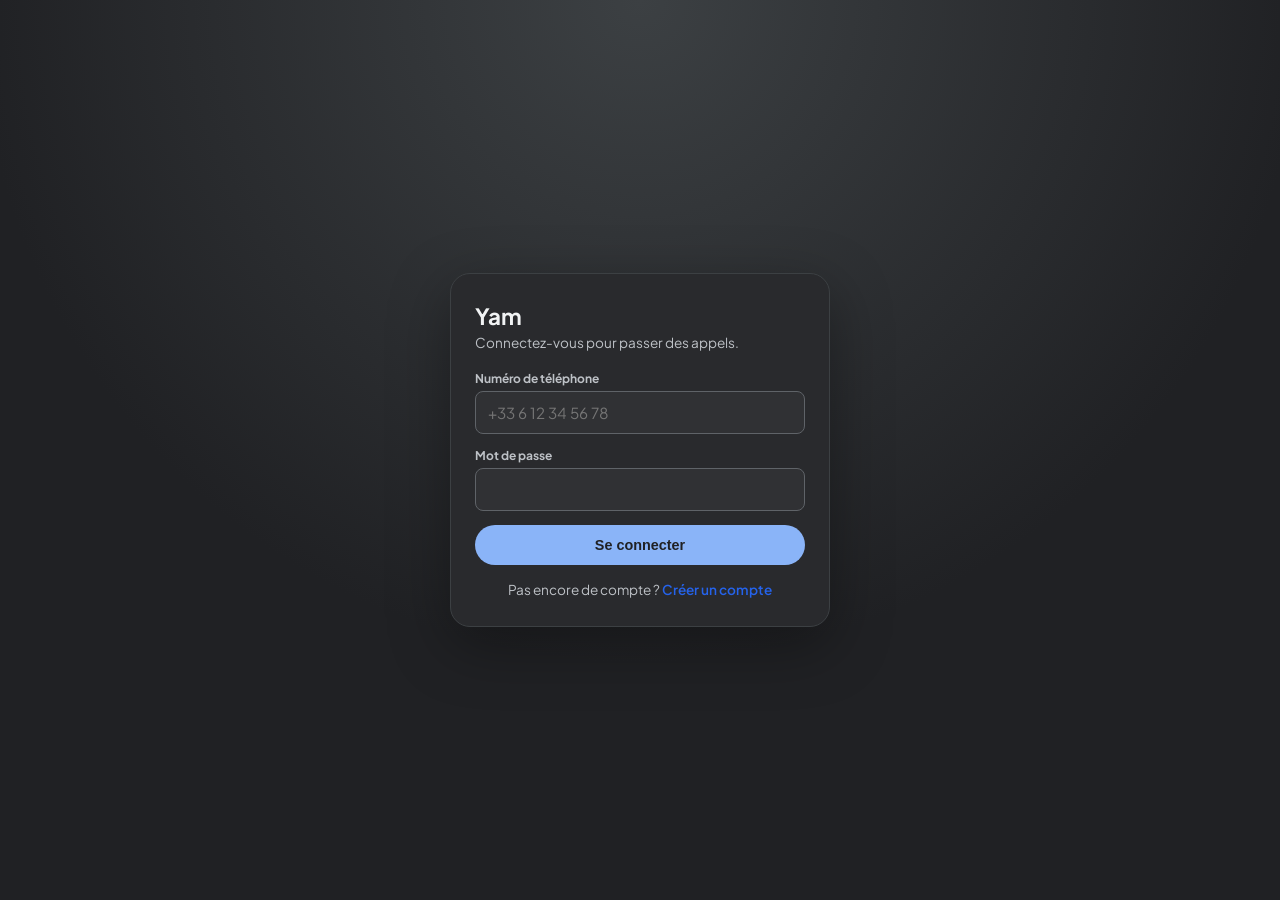
<file: index.html>
<!DOCTYPE html>
<html lang="fr">
<head>
  <meta charset="UTF-8">
  <meta name="viewport" content="width=device-width, initial-scale=1.0">
  <title>Yam — Appels Audio WebRTC</title>
  <link rel="icon" type="image/x-icon" href="favicon.ico">
  <link rel="icon" type="image/png" sizes="32x32" href="icons/favicon-32x32.png">
  <link rel="icon" type="image/png" sizes="16x16" href="icons/favicon-16x16.png">
  <link rel="apple-touch-icon" sizes="180x180" href="icons/apple-touch-icon.png">
  <link rel="manifest" href="manifest.json">
  <meta name="theme-color" content="#2563EB">
  <link rel="preconnect" href="https://fonts.googleapis.com">
  <link rel="preconnect" href="https://fonts.gstatic.com" crossorigin>
  <link href="https://fonts.googleapis.com/css2?family=Plus+Jakarta+Sans:wght@400;500;600;700&family=JetBrains+Mono:wght@400;500;600&display=swap" rel="stylesheet">
  <style>
    :root {
      --bg-page: #EEF0F3;
      --bg-surface: #FFFFFF;
      --border: #E5E5E5;
      --text-main: #171717;
      --text-muted: #8A8A8A;
      --accent: #2563EB;
      --accent-soft: #EFF4FE;
      --danger: #B91C1C;
      --accept: #16A34A;
      --card-top: #2A2A3A;
      --card-bottom: #16161F;
      --avatar-bg: #3A3A4A;
      --radius-sm: 8px;
      --radius-md: 16px;
      --radius-lg: 20px;
      --font-ui: 'Plus Jakarta Sans', system-ui, -apple-system, sans-serif;
      --font-mono: 'JetBrains Mono', monospace;
    }

    * { box-sizing: border-box; margin: 0; padding: 0; }
    body {
      font-family: var(--font-ui);
      background-color: var(--bg-page);
      color: var(--text-main);
      min-height: 100vh;
      display: flex;
      justify-content: center;
      align-items: stretch;
      -webkit-font-smoothing: antialiased;
    }

    .app-container {
      width: 100%;
      max-width: 480px;
      min-height: 100vh;
      background: var(--bg-page);
      display: flex;
      flex-direction: column;
      position: relative;
      box-shadow: 0 0 40px rgba(0,0,0,0.06);
    }

    /* Header */
    header {
      padding: 16px 20px;
      display: flex;
      align-items: center;
      justify-content: space-between;
      background: var(--bg-page);
    }
    .brand {
      font-size: 1.25rem;
      font-weight: 700;
      color: var(--text-main);
    }
    .header-right {
      display: flex;
      align-items: center;
      gap: 10px;
    }
    .status-badge {
      display: inline-flex;
      align-items: center;
      gap: 6px;
      padding: 6px 12px;
      background: var(--bg-surface);
      border: 1px solid var(--border);
      border-radius: 999px;
      font-size: 0.75rem;
      font-weight: 500;
      color: var(--text-muted);
    }
    .status-dot {
      width: 7px;
      height: 7px;
      border-radius: 50%;
      background: var(--text-muted);
    }
    .status-dot.connected { background: var(--accent); }
    .status-dot.disconnected { background: var(--danger); }
    .status-dot.connecting { background: #F59E0B; }

    .btn-icon {
      background: transparent;
      border: none;
      color: var(--text-muted);
      cursor: pointer;
      padding: 6px;
      border-radius: 50%;
      display: flex;
      align-items: center;
      justify-content: center;
      transition: background 0.15s ease;
    }
    .btn-icon:hover { background: rgba(0,0,0,0.05); }

    /* Content & Tabs */
    .content-area {
      flex: 1;
      padding: 16px 20px 90px;
      overflow-y: auto;
    }
    .tab-pane { display: none; }
    .tab-pane.active { display: block; }

    .section-title {
      font-size: 0.7rem;
      font-weight: 700;
      letter-spacing: 0.08em;
      color: var(--text-muted);
      margin-bottom: 8px;
      text-transform: uppercase;
    }

    .card {
      background: var(--bg-surface);
      border: 1px solid var(--border);
      border-radius: var(--radius-sm);
      padding: 14px 16px;
      margin-bottom: 24px;
    }

    .id-row {
      display: flex;
      align-items: center;
      justify-content: space-between;
      gap: 12px;
    }
    .device-id {
      font-family: var(--font-mono);
      font-size: 0.95rem;
      font-weight: 600;
      color: var(--text-main);
      user-select: all;
    }
    .device-name {
      font-size: 0.8rem;
      color: var(--text-muted);
      margin-top: 3px;
    }

    .form-group { margin-bottom: 12px; }
    input[type="text"] {
      width: 100%;
      padding: 12px 14px;
      background: var(--bg-surface);
      border: 1px solid var(--border);
      border-radius: var(--radius-sm);
      font-family: var(--font-ui);
      font-size: 0.9rem;
      color: var(--text-main);
      outline: none;
      transition: border-color 0.15s ease;
    }
    input[type="text"].mono { font-family: var(--font-mono); font-size: 0.95rem; }
    input[type="text"]:focus { border-color: var(--accent); }

    .btn-primary {
      width: 100%;
      padding: 12px 16px;
      background: var(--text-main);
      color: #fff;
      border: none;
      border-radius: var(--radius-sm);
      font-weight: 600;
      font-size: 0.9rem;
      cursor: pointer;
      display: flex;
      align-items: center;
      justify-content: center;
      gap: 8px;
      transition: opacity 0.15s ease;
    }
    .btn-primary:hover { opacity: 0.9; }

    .btn-apk {
      background: var(--accent-soft);
      color: var(--accent);
      border: 1px solid rgba(37,99,235,0.2);
      border-radius: var(--radius-sm);
      padding: 14px;
      text-decoration: none;
      display: flex;
      align-items: center;
      gap: 12px;
      margin-top: 10px;
      transition: all 0.15s ease;
    }
    .btn-apk:hover { background: #E0ECFF; }

    /* Contacts & History items */
    .item-list { list-style: none; display: flex; flex-direction: column; gap: 10px; }
    .item-card {
      background: var(--bg-surface);
      border: 1px solid var(--border);
      border-radius: var(--radius-md);
      padding: 12px 16px;
      display: flex;
      align-items: center;
      justify-content: space-between;
    }
    .item-info { display: flex; flex-direction: column; gap: 3px; }
    .item-name { font-weight: 600; font-size: 0.95rem; }
    .item-sub { font-family: var(--font-mono); font-size: 0.78rem; color: var(--text-muted); }
    .item-actions { display: flex; align-items: center; gap: 6px; }

    .tag-missed {
      background: rgba(185, 28, 28, 0.1);
      color: var(--danger);
      font-size: 0.65rem;
      font-weight: 700;
      padding: 2px 6px;
      border-radius: 999px;
      margin-left: 6px;
    }

    /* Bottom Navigation Bar */
    nav.bottom-nav {
      position: fixed;
      bottom: 0;
      width: 100%;
      max-width: 480px;
      height: 68px;
      background: var(--bg-surface);
      border-top: 1px solid var(--border);
      display: flex;
      justify-content: space-around;
      align-items: center;
      z-index: 10;
    }
    .nav-item {
      flex: 1;
      display: flex;
      flex-direction: column;
      align-items: center;
      justify-content: center;
      gap: 4px;
      color: var(--text-muted);
      text-decoration: none;
      font-size: 0.75rem;
      font-weight: 500;
      cursor: pointer;
      border: none;
      background: transparent;
    }
    .nav-item.active { color: var(--accent); font-weight: 600; }
    .nav-item svg { width: 22px; height: 22px; stroke: currentColor; fill: none; }

    /* Fullscreen Call Overlays */
    .call-overlay {
      position: fixed;
      inset: 0;
      z-index: 100;
      background: radial-gradient(circle at 50% 25%, var(--card-top), var(--card-bottom));
      color: #fff;
      display: none;
      flex-direction: column;
      align-items: center;
      justify-content: center;
      padding: 30px 20px;
      text-align: center;
    }
    .call-overlay.active { display: flex; }

    .pulse-container {
      position: relative;
      width: 180px;
      height: 180px;
      display: flex;
      align-items: center;
      justify-content: center;
      margin: 24px 0;
    }
    .pulse-ring {
      position: absolute;
      width: 104px;
      height: 104px;
      border-radius: 50%;
      border: 2px solid rgba(37, 99, 235, 0.6);
      animation: pulseAnimation 2.4s ease-out infinite;
    }
    .pulse-ring:nth-child(2) { animation-delay: 0.6s; }
    .pulse-ring:nth-child(3) { animation-delay: 1.2s; }
    @keyframes pulseAnimation {
      0% { transform: scale(0.85); opacity: 0.8; }
      100% { transform: scale(1.9); opacity: 0; }
    }

    .avatar-circle {
      width: 104px;
      height: 104px;
      border-radius: 50%;
      background: var(--avatar-bg);
      display: flex;
      align-items: center;
      justify-content: center;
      font-size: 2.2rem;
      font-weight: 700;
      color: #fff;
      z-index: 2;
    }

    .call-title {
      font-size: 0.72rem;
      font-weight: 700;
      letter-spacing: 0.12em;
      color: rgba(255,255,255,0.6);
      text-transform: uppercase;
    }
    .call-peer-name {
      font-size: 1.35rem;
      font-weight: 700;
      margin-top: 12px;
    }
    .call-peer-id {
      font-family: var(--font-mono);
      font-size: 0.85rem;
      color: rgba(255,255,255,0.5);
      margin-top: 4px;
    }
    .call-timer {
      font-family: var(--font-mono);
      font-size: 1.8rem;
      font-weight: 600;
      margin: 16px 0 24px;
      color: #fff;
    }
    .call-solde {
      font-family: var(--font-mono);
      font-size: 0.85rem;
      font-weight: 600;
      color: rgba(255,255,255,0.85);
      background: rgba(255,255,255,0.1);
      padding: 6px 14px;
      border-radius: 999px;
      margin-top: -14px;
      margin-bottom: 10px;
    }

    .call-buttons-row {
      display: flex;
      align-items: center;
      justify-content: center;
      gap: 36px;
      margin-top: 36px;
    }
    .btn-circle {
      width: 60px;
      height: 60px;
      border-radius: 50%;
      border: none;
      display: flex;
      align-items: center;
      justify-content: center;
      cursor: pointer;
      transition: transform 0.1s ease;
      color: #fff;
    }
    .btn-circle:active { transform: scale(0.92); }
    .btn-circle.accept { background: var(--accept); box-shadow: 0 0 20px rgba(22,163,74,0.4); }
    .btn-circle.hangup { background: var(--danger); box-shadow: 0 0 20px rgba(185,28,28,0.4); }
    .btn-circle.control {
      width: 48px;
      height: 48px;
      background: rgba(255,255,255,0.12);
      border-radius: 50%;
    }
    .btn-circle.control.muted { background: var(--danger); }

    /* ── Mode vidéo (appel actif) ─────────────────────── */
    .video-container {
      position: absolute;
      inset: 0;
      background: #000;
      display: none;
      overflow: hidden;
    }
    body.video-mode .video-container { display: block; }
    body.video-mode .call-title,
    body.video-mode .call-timer,
    body.video-mode .avatar-circle,
    body.video-mode .call-peer-name,
    body.video-mode .call-peer-id { display: none; }

    #remote-video {
      width: 100%;
      height: 100%;
      object-fit: cover;
      background: #000;
    }
    #local-video {
      position: absolute;
      top: 16px;
      right: 16px;
      width: 120px;
      height: 160px;
      object-fit: cover;
      border-radius: 12px;
      border: 2px solid rgba(255,255,255,0.3);
      background: #222;
      z-index: 5;
      display: none;
    }

    /* Modal settings */
    .modal {
      position: fixed;
      inset: 0;
      background: rgba(0,0,0,0.5);
      display: none;
      align-items: center;
      justify-content: center;
      padding: 20px;
      z-index: 200;
    }
    .modal.active { display: flex; }
    .modal-box {
      background: #fff;
      border-radius: var(--radius-md);
      padding: 24px;
      width: 100%;
      max-width: 380px;
      display: flex;
      flex-direction: column;
      gap: 16px;
    }
    .modal-actions {
      display: flex;
      justify-content: flex-end;
      gap: 10px;
      margin-top: 8px;
    }
    .btn-text {
      background: transparent;
      border: none;
      padding: 8px 14px;
      font-weight: 600;
      color: var(--text-muted);
      cursor: pointer;
    }

    /* ── Écran d'authentification ─────────────────────── */
    #auth-screen {
      position: fixed;
      inset: 0;
      z-index: 300;
      background: var(--bg-page);
      display: flex;
      align-items: center;
      justify-content: center;
      padding: 20px;
    }
    #auth-screen.hidden { display: none; }
    .auth-box {
      width: 100%;
      max-width: 380px;
      background: var(--bg-surface);
      border: 1px solid var(--border);
      border-radius: var(--radius-lg);
      padding: 28px 24px;
      box-shadow: 0 10px 40px rgba(0,0,0,0.08);
    }
    .auth-box h1 {
      font-size: 1.4rem;
      font-weight: 700;
      margin-bottom: 4px;
    }
    .auth-box .auth-sub {
      font-size: 0.85rem;
      color: var(--text-muted);
      margin-bottom: 20px;
    }
    .auth-box .field { margin-bottom: 14px; }
    .auth-box label {
      display: block;
      font-size: 0.75rem;
      font-weight: 700;
      color: var(--text-muted);
      margin-bottom: 5px;
    }
    .auth-box input {
      width: 100%;
      padding: 11px 12px;
      border: 1px solid var(--border);
      border-radius: var(--radius-sm);
      font-size: 0.95rem;
      font-family: var(--font-ui);
    }
    .auth-box input:focus { outline: none; border-color: var(--accent); }
    .auth-box .btn-primary { width: 100%; margin-top: 6px; }
    .auth-error {
      display: none;
      background: #FEF2F2;
      color: var(--danger);
      border: 1px solid #FECACA;
      border-radius: var(--radius-sm);
      padding: 10px 12px;
      font-size: 0.82rem;
      margin-bottom: 14px;
    }
    .auth-error.visible { display: block; }
    .auth-toggle {
      text-align: center;
      margin-top: 16px;
      font-size: 0.85rem;
      color: var(--text-muted);
    }
    .auth-toggle a { color: var(--accent); font-weight: 600; cursor: pointer; }
    .btn-logout {
      background: transparent;
      border: 1px solid var(--border);
      color: var(--text-muted);
      border-radius: 999px;
      padding: 6px 12px;
      font-size: 0.75rem;
      font-weight: 600;
      cursor: pointer;
    }
    .btn-logout:hover { background: rgba(0,0,0,0.05); }

    /* ── Résultats de recherche ─────────────────────── */
    .search-results {
      margin-top: 8px;
      border: 1px solid var(--border);
      border-radius: var(--radius-sm);
      overflow: hidden;
      display: none;
    }
    .search-results.visible { display: block; }
    .search-result-item {
      display: flex;
      align-items: center;
      justify-content: space-between;
      gap: 10px;
      padding: 10px 12px;
      border-bottom: 1px solid var(--border);
      cursor: pointer;
    }
    .search-result-item:last-child { border-bottom: none; }
    .search-result-item:hover { background: rgba(0,0,0,0.03); }
    .search-result-item .sr-info { min-width: 0; }
    .search-result-item .sr-name { font-weight: 600; font-size: 0.9rem; }
    .search-result-item .sr-sub { font-size: 0.75rem; color: var(--text-muted); }
    .search-result-item .sr-actions { display: flex; gap: 6px; flex-shrink: 0; }
    .search-empty {
      padding: 12px;
      text-align: center;
      color: var(--text-muted);
      font-size: 0.82rem;
    }
    .wallet-summary { display: grid; gap: 8px; }
    .wallet-balance { font: 700 1.5rem var(--font-mono); }
    .wallet-actions { display: grid; grid-template-columns: 1fr 1fr; gap: 12px; }
    .wallet-actions .card { margin-bottom: 16px; }
    .wallet-message { min-height: 1.25rem; margin-top: 10px; font-size: .85rem; }
    .wallet-message.error { color: var(--danger); }
    .wallet-message.success { color: var(--accept); }
    .wallet-field { display: grid; gap: 5px; margin-bottom: 10px; }
    .wallet-field label { color: var(--text-muted); font-size: .78rem; font-weight: 600; }
    .wallet-field input { width: 100%; padding: 10px 12px; border: 1px solid var(--border); border-radius: var(--radius-sm); font: inherit; }
    .wallet-transaction { align-items: flex-start; }
    .wallet-transaction-amount { font-weight: 700; white-space: nowrap; }
    .wallet-transaction-status { color: var(--text-muted); font-size: .75rem; }
    .settings-devices { display: grid; gap: 8px; max-height: 180px; overflow-y: auto; }
    .settings-device { display: flex; align-items: center; justify-content: space-between; gap: 10px; padding: 8px; border: 1px solid var(--border); border-radius: var(--radius-sm); }
    .settings-device-info { min-width: 0; display: grid; gap: 2px; }
    .settings-device-meta { color: var(--text-muted); font-size: .72rem; overflow-wrap: anywhere; }
    @media (max-width: 420px) { .wallet-actions { grid-template-columns: 1fr; } }

    /* ── KondjiPro : dossier médical & facturation ─────────────────── */
    .kpro-error-banner {
      display: flex; align-items: center; justify-content: space-between; gap: 10px;
      background: rgba(185,28,28,.08); color: var(--danger);
      border: 1px solid rgba(185,28,28,.25); border-radius: var(--radius-sm);
      padding: 10px 12px; margin-bottom: 14px; font-size: .82rem;
    }
    .kpro-error-banner button { flex-shrink: 0; }
    .kpro-subnav { display: flex; gap: 8px; margin-bottom: 14px; }
    .kpro-subnav-btn {
      flex: 1; padding: 9px 10px; border: 1px solid var(--border); border-radius: var(--radius-sm);
      background: var(--bg-surface); color: var(--text-muted); font: 600 .82rem var(--font-ui);
      cursor: pointer; transition: all .15s ease;
    }
    .kpro-subnav-btn.active { background: var(--accent); border-color: var(--accent); color: #fff; }
    .kpro-subview { display: block; }
    .kpro-subview[hidden] { display: none; }
    .kpro-patient-card { display: flex; align-items: center; gap: 12px; cursor: pointer; }
    .kpro-avatar {
      width: 42px; height: 42px; border-radius: 50%; flex-shrink: 0;
      background: var(--avatar-bg); color: #fff; display: flex; align-items: center;
      justify-content: center; font-weight: 700; font-size: .9rem;
    }
    .kpro-avatar-lg { width: 54px; height: 54px; font-size: 1.1rem; }
    .kpro-chevron { color: var(--text-muted); font-size: 1.3rem; flex-shrink: 0; }
    .kpro-detail-top { margin-bottom: 12px; }
    .kpro-detail-header { display: grid; gap: 12px; }
    .kpro-detail-row { display: flex; align-items: center; gap: 12px; }
    .kpro-badges-row { display: flex; flex-wrap: wrap; gap: 6px; }
    .kpro-badge {
      display: inline-block; padding: 3px 9px; border-radius: 999px;
      font-size: .7rem; font-weight: 700;
    }
    .kpro-badge-primary { background: var(--accent-soft); color: var(--accent); }
    .kpro-badge-accent { background: rgba(22,163,74,.1); color: var(--accept); }
    .kpro-actions-row { display: flex; gap: 8px; flex-wrap: wrap; }
    .kpro-action-btn {
      flex: 1; min-width: 100px; padding: 9px 10px; border-radius: var(--radius-sm);
      border: 1px solid var(--border); background: var(--bg-surface); color: var(--text-main);
      font: 600 .8rem var(--font-ui); cursor: pointer;
    }
    .kpro-action-btn.kpro-action-primary { background: var(--accent); border-color: var(--accent); color: #fff; }
    .kpro-action-btn.kpro-action-accent { background: var(--accept); border-color: var(--accept); color: #fff; }
    .kpro-event-card {
      border: 1px solid var(--border); border-radius: var(--radius-sm);
      padding: 10px 12px; margin-bottom: 8px; background: var(--bg-surface);
    }
    .kpro-event-head { display: flex; align-items: center; gap: 10px; }
    .kpro-event-icon { font-size: 1.1rem; flex-shrink: 0; }
    .kpro-event-desc { margin-top: 6px; font-size: .8rem; color: var(--text-muted); }
    .kpro-facture-card { display: flex; align-items: center; gap: 12px; }
    .kpro-facture-icon {
      width: 40px; height: 40px; border-radius: 10px; flex-shrink: 0;
      display: flex; align-items: center; justify-content: center; font-size: 1.05rem;
    }
    .kpro-icon-primary { background: var(--accent-soft); }
    .kpro-icon-accent { background: rgba(22,163,74,.1); }
    .kpro-facture-montant { font: 700 .9rem var(--font-mono); }
    .kpro-actes-list { display: grid; gap: 8px; margin-bottom: 14px; }
    .kpro-acte-item {
      display: flex; align-items: center; gap: 10px; padding: 10px 12px;
      border: 1px solid var(--border); border-radius: var(--radius-sm);
      background: var(--bg-surface); cursor: pointer;
    }
    .kpro-acte-item input { accent-color: var(--accent); width: 18px; height: 18px; flex-shrink: 0; }
    .kpro-acte-prix { margin-left: auto; font: 600 .82rem var(--font-mono); color: var(--accent); white-space: nowrap; }
    .kpro-total-row {
      display: flex; justify-content: space-between; align-items: center;
      border-top: 1px solid var(--border); padding-top: 10px; margin-bottom: 4px;
    }
    .kpro-total-row strong { font: 700 1.1rem var(--font-mono); color: var(--accent); }
    .kpro-meds-container { display: grid; gap: 10px; margin-bottom: 12px; }
    .kpro-med-block {
      border: 1px solid var(--border); border-radius: var(--radius-sm);
      padding: 10px 12px; background: var(--bg-surface);
    }
    .kpro-med-head { display: flex; align-items: center; gap: 8px; margin-bottom: 8px; font-weight: 600; font-size: .82rem; }
    .kpro-med-num {
      width: 22px; height: 22px; border-radius: 50%; background: var(--accent-soft);
      color: var(--accent); display: inline-flex; align-items: center; justify-content: center;
      font-size: .75rem; font-weight: 700;
    }
    .kpro-med-remove {
      margin-left: auto; border: none; background: transparent; color: var(--danger);
      font-size: .9rem; cursor: pointer; padding: 2px 6px;
    }
    .kpro-med-grid { display: grid; grid-template-columns: 1fr 1fr; gap: 8px; }
    .kpro-med-grid .wallet-field select { width: 100%; padding: 10px 12px; border: 1px solid var(--border); border-radius: var(--radius-sm); font: inherit; background: var(--bg-surface); }
    .kpro-ordonnance-card { display: flex; align-items: center; gap: 12px; }
    .form-group { margin-bottom: 10px; }
    .form-group input { width: 100%; padding: 10px 12px; border: 1px solid var(--border); border-radius: var(--radius-sm); font: inherit; }

    /* ── Salle de réunion desktop (inspirée Meet / Zoom) ───────────── */
    :root {
      --meet-bg: #202124;
      --meet-surface: #292a2d;
      --meet-surface-hover: #35363a;
      --meet-border: #3c4043;
      --meet-text: #f1f3f4;
      --meet-muted: #bdc1c6;
      --meet-blue: #8ab4f8;
    }

    body {
      background: var(--meet-bg);
      color: var(--meet-text);
      min-width: 320px;
    }
    .app-container {
      width: min(100%, 1600px);
      max-width: none;
      min-height: 100vh;
      margin: 0 auto;
      background: var(--meet-bg);
      box-shadow: none;
      display: grid;
      grid-template-columns: 264px minmax(0, 1fr);
      grid-template-rows: 72px minmax(0, 1fr);
    }
    header {
      grid-column: 1 / -1;
      padding: 0 28px;
      background: var(--meet-surface);
      border-bottom: 1px solid var(--meet-border);
    }
    .brand { color: var(--meet-text); font-size: 1.35rem; letter-spacing: -0.03em; }
    .brand::before {
      content: "";
      display: inline-block;
      width: 13px;
      height: 13px;
      margin-right: 9px;
      border-radius: 4px;
      background: #8ab4f8;
      box-shadow: 10px 0 0 #ea4335, 0 10px 0 #34a853, 10px 10px 0 #fbbc04;
      transform: translateY(-3px) scale(.55);
    }
    .status-badge, .btn-logout {
      background: #303134;
      border-color: #4b4e53;
      color: var(--meet-muted);
    }
    .btn-icon { color: var(--meet-muted); }
    .btn-icon:hover { background: var(--meet-surface-hover); color: var(--meet-text); }

    nav.bottom-nav {
      position: static;
      grid-column: 1;
      grid-row: 2;
      width: auto;
      max-width: none;
      height: auto;
      padding: 20px 12px;
      background: var(--meet-surface);
      border: 0;
      border-right: 1px solid var(--meet-border);
      flex-direction: column;
      justify-content: flex-start;
      gap: 8px;
      align-items: stretch;
    }
    .nav-item {
      flex: 0 0 auto;
      width: 100%;
      min-height: 48px;
      padding: 0 14px;
      border-radius: 8px;
      flex-direction: row;
      justify-content: flex-start;
      gap: 14px;
      color: var(--meet-muted);
      text-align: left;
    }
    .nav-item:hover { background: var(--meet-surface-hover); color: var(--meet-text); }
    .nav-item.active { background: #394457; color: var(--meet-blue); }
    .nav-item svg { width: 20px; height: 20px; }

    .content-area {
      grid-column: 2;
      grid-row: 2;
      min-width: 0;
      padding: clamp(26px, 4vw, 56px);
      overflow-y: auto;
      background:
        radial-gradient(circle at 75% 0%, rgba(138,180,248,.09), transparent 34rem),
        var(--meet-bg);
    }
    .tab-pane { max-width: 1080px; margin: 0 auto; }
    .tab-pane.active { animation: pane-in .2s ease-out; }
    @keyframes pane-in { from { opacity: 0; transform: translateY(5px); } to { opacity: 1; transform: none; } }
    .section-title { color: var(--meet-muted); font-size: .72rem; margin: 28px 0 11px; }
    #tab-home .section-title:first-child { margin-top: 0; }
    .card, .item-card {
      background: var(--meet-surface);
      border-color: var(--meet-border);
      border-radius: 12px;
      box-shadow: 0 2px 4px rgba(0,0,0,.16);
    }
    #tab-home .card { max-width: 720px; }
    .device-id, .item-name { color: var(--meet-text); }
    .device-name, .item-sub { color: var(--meet-muted); }
    input[type="text"], .auth-box input {
      background: #303134;
      border-color: #5f6368;
      color: var(--meet-text);
    }
    input[type="text"]::placeholder { color: #aeb1b5; }
    .btn-primary { background: #8ab4f8; color: #202124; border-radius: 999px; width: auto; min-width: 150px; }
    .btn-primary:hover { background: #aecbfa; }
    .btn-apk { background: #303134; border-color: #5f6368; color: var(--meet-blue); max-width: 420px; }
    .btn-apk:hover { background: var(--meet-surface-hover); }
    .search-results, .search-result-item { border-color: var(--meet-border); }
    .search-result-item:hover { background: var(--meet-surface-hover); }

    /* Les deux vues d'appel deviennent une véritable salle de réunion. */
    .call-overlay {
      z-index: 100;
      background: var(--meet-bg);
      padding: 32px 42px 110px;
      justify-content: center;
    }
    .call-overlay.active { display: flex; }
    .call-overlay::before {
      content: "Yam meeting";
      position: absolute;
      top: 27px;
      left: 34px;
      font-weight: 700;
      letter-spacing: -.02em;
      font-size: 1.1rem;
      color: var(--meet-text);
    }
    .call-overlay::after {
      content: "Sécurisé · WebRTC";
      position: absolute;
      top: 31px;
      right: 34px;
      color: var(--meet-muted);
      font-size: .78rem;
    }
    .call-title { color: var(--meet-muted); margin-bottom: 7px; }
    .call-peer-name { font-size: clamp(1.25rem, 2vw, 1.7rem); }
    .call-peer-id { color: var(--meet-muted); }
    .pulse-container { width: 210px; height: 210px; }
    .avatar-circle { width: 124px; height: 124px; background: #5f6368; }
    .call-timer { margin: 8px 0 14px; font-size: 1.1rem; }
    .call-buttons-row {
      position: absolute;
      bottom: 28px;
      left: 50%;
      transform: translateX(-50%);
      margin: 0;
      padding: 10px 14px;
      gap: 14px;
      border-radius: 999px;
      background: rgba(48,49,52,.94);
      border: 1px solid #4b4e53;
      box-shadow: 0 8px 30px rgba(0,0,0,.35);
      z-index: 8;
    }
    .btn-circle.control { width: 50px; height: 50px; background: #4a4d52; }
    .btn-circle.control:hover { background: #5f6368; }
    .btn-circle.hangup { background: #ea4335; box-shadow: none; }
    .btn-circle.accept { background: #34a853; box-shadow: none; }
    .video-container { inset: 82px 34px 106px; border-radius: 18px; }
    #remote-video { border-radius: 18px; }
    #local-video {
      top: 18px;
      right: 18px;
      width: clamp(150px, 18vw, 250px);
      height: auto;
      aspect-ratio: 16 / 10;
      border-radius: 12px;
      box-shadow: 0 6px 22px rgba(0,0,0,.45);
    }
    body.video-mode #active-call-status-label {
      display: block;
      position: absolute;
      left: 54px;
      top: 103px;
      z-index: 6;
      padding: 7px 10px;
      border-radius: 7px;
      background: rgba(32,33,36,.72);
      color: white;
    }

    #auth-screen { background: radial-gradient(circle at 50% 0%, #3c4043, var(--meet-bg) 60%); }
    .auth-box { background: var(--meet-surface); border-color: var(--meet-border); box-shadow: 0 18px 60px rgba(0,0,0,.35); }
    .auth-box h1 { color: var(--meet-text); }
    .auth-box .auth-sub, .auth-box label, .auth-toggle { color: var(--meet-muted); }
    .modal { background: rgba(0,0,0,.68); }
    .modal-box { background: var(--meet-surface); color: var(--meet-text); }

    @media (max-width: 760px) {
      .app-container { display: flex; min-height: 100vh; }
      header { padding: 14px 16px; }
      .status-badge { padding: 5px 8px; }
      nav.bottom-nav {
        position: fixed;
        inset: auto 0 0 0;
        width: 100%;
        height: 68px;
        padding: 0;
        flex-direction: row;
        border: 0;
        border-top: 1px solid var(--meet-border);
        gap: 0;
      }
      .nav-item { width: auto; min-height: 0; padding: 0; flex: 1; flex-direction: column; justify-content: center; gap: 4px; }
      .content-area { padding: 22px 16px 92px; }
      .btn-logout { display: none; }
      .call-overlay { padding: 24px 20px 104px; }
      .call-overlay::before { top: 20px; left: 20px; }
      .call-overlay::after { display: none; }
      .video-container { inset: 66px 12px 98px; border-radius: 12px; }
      #remote-video { border-radius: 12px; }
      #local-video { top: 12px; right: 12px; width: 120px; }
      .call-buttons-row { bottom: 20px; gap: 10px; padding: 9px 11px; }
    }
  </style>
</head>
<body>
  <!-- Écran d'authentification (affiché si pas de session) -->
  <div id="auth-screen">
    <div class="auth-box">
      <h1>Yam</h1>
      <p class="auth-sub">Connectez-vous pour passer des appels.</p>
      <div id="auth-error" class="auth-error" role="alert"></div>

      <!-- Formulaire de connexion -->
      <form id="auth-login-form">
        <div class="field">
          <label for="auth-phone">Numéro de téléphone</label>
          <input type="tel" id="auth-phone" autocomplete="tel" placeholder="+33 6 12 34 56 78" required>
        </div>
        <div class="field">
          <label for="auth-password">Mot de passe</label>
          <input type="password" id="auth-password" autocomplete="current-password" required>
        </div>
        <button type="submit" class="btn-primary">Se connecter</button>
      </form>

      <!-- Formulaire d'inscription (caché par défaut) -->
      <form id="auth-register-form" style="display:none;">
        <div class="field">
          <label for="auth-name">Nom complet</label>
          <input type="text" id="auth-name" autocomplete="name" required>
        </div>
        <div class="field">
          <label for="auth-reg-phone">Numéro de téléphone</label>
          <input type="tel" id="auth-reg-phone" autocomplete="tel" placeholder="+33 6 12 34 56 78" required>
        </div>
        <div class="field">
          <label for="auth-username">Nom d'utilisateur (optionnel)</label>
          <input type="text" id="auth-username" autocomplete="username">
        </div>
        <div class="field">
          <label for="auth-reg-password">Mot de passe</label>
          <input type="password" id="auth-reg-password" autocomplete="new-password" required>
        </div>
        <div class="field">
          <label for="auth-reg-password-confirm">Confirmer le mot de passe</label>
          <input type="password" id="auth-reg-password-confirm" autocomplete="new-password" required>
        </div>
        <button type="submit" class="btn-primary">Créer mon compte</button>
      </form>

      <div class="auth-toggle">
        <span id="auth-toggle-text">Pas encore de compte ?</span>
        <a id="auth-toggle-link">Créer un compte</a>
      </div>
    </div>
  </div>

  <div class="app-container">
    <!-- Header -->
    <header>
      <div class="brand">Yam</div>
      <div class="header-right">
        <div class="status-badge">
          <div id="status-dot" class="status-dot disconnected"></div>
          <span id="status-label">Connexion…</span>
        </div>
        <button id="btn-settings" class="btn-icon" title="Paramètres">
          <svg width="20" height="20" viewBox="0 0 24 24" fill="none" stroke="currentColor" stroke-width="2" stroke-linecap="round" stroke-linejoin="round">
            <circle cx="12" cy="12" r="3"></circle>
            <path d="M19.4 15a1.65 1.65 0 0 0 .33 1.82l.06.06a2 2 0 0 1 0 2.83 2 2 0 0 1-2.83 0l-.06-.06a1.65 1.65 0 0 0-1.82-.33 1.65 1.65 0 0 0-1 1.51V21a2 2 0 0 1-2 2 2 2 0 0 1-2-2v-.09A1.65 1.65 0 0 0 9 19.4a1.65 1.65 0 0 0-1.82.33l-.06.06a2 2 0 0 1-2.83 0 2 2 0 0 1 0-2.83l.06-.06a1.65 1.65 0 0 0 .33-1.82 1.65 1.65 0 0 0-1.51-1H3a2 2 0 0 1-2-2 2 2 0 0 1 2-2h.09A1.65 1.65 0 0 0 4.6 9a1.65 1.65 0 0 0-.33-1.82l-.06-.06a2 2 0 0 1 0-2.83 2 2 0 0 1 2.83 0l.06.06a1.65 1.65 0 0 0 1.82.33H9a1.65 1.65 0 0 0 1-1.51V3a2 2 0 0 1 2-2 2 2 0 0 1 2 2v.09a1.65 1.65 0 0 0 1 1.51 1.65 1.65 0 0 0 1.82-.33l.06-.06a2 2 0 0 1 2.83 0 2 2 0 0 1 0 2.83l-.06.06a1.65 1.65 0 0 0-.33 1.82V9a1.65 1.65 0 0 0 1.51 1H21a2 2 0 0 1 2 2 2 2 0 0 1-2 2h-.09a1.65 1.65 0 0 0-1.51 1z"></path>
          </svg>
        </button>
        <button id="btn-logout" class="btn-logout" title="Se déconnecter">Déconnexion</button>
      </div>
    </header>

    <!-- Main Content Tabs -->
    <main class="content-area">
      <!-- Tab 1: Accueil -->
      <section id="tab-home" class="tab-pane active">
        <div class="section-title">Mon Identifiant</div>
        <div class="card id-row">
          <div>
            <div id="my-device-id" class="device-id">chargement…</div>
            <div id="my-device-name" class="device-name">Appareil Web</div>
          </div>
          <div style="display:flex; gap:6px;">
            <button id="btn-edit-name" class="btn-icon" title="Modifier mon nom">
              <svg width="18" height="18" viewBox="0 0 24 24" fill="none" stroke="currentColor" stroke-width="2" stroke-linecap="round" stroke-linejoin="round">
                <path d="M17 3a2.828 2.828 0 1 1 4 4L7.5 20.5 2 22l1.5-5.5L17 3z"></path>
              </svg>
            </button>
            <button id="btn-copy-id" class="btn-icon" title="Copier l'identifiant">
              <svg width="18" height="18" viewBox="0 0 24 24" fill="none" stroke="currentColor" stroke-width="2" stroke-linecap="round" stroke-linejoin="round">
                <rect x="9" y="9" width="13" height="13" rx="2" ry="2"></rect>
                <path d="M5 15H4a2 2 0 0 1-2-2V4a2 2 0 0 1 2-2h9a2 2 0 0 1 2 2v1"></path>
              </svg>
            </button>
          </div>
        </div>

        <div class="section-title">Mon Solde</div>
        <div class="card" id="solde-card" style="display:none; justify-content:space-between; align-items:center;">
          <span style="font-weight:600;">Solde disponible</span>
          <span id="solde-amount" style="font-family:var(--font-mono); font-weight:700; font-size:1.1rem;">—</span>
        </div>

        <div class="section-title">Appel Direct</div>
        <div class="card">
          <div class="form-group">
            <input type="text" id="target-device-input" class="mono" placeholder="Numéro de téléphone ou nom d'utilisateur">
          </div>
          <div id="direct-search-results" class="search-results"></div>
          <button id="btn-start-call" class="btn-primary">
            <svg width="18" height="18" viewBox="0 0 24 24" fill="none" stroke="currentColor" stroke-width="2" stroke-linecap="round" stroke-linejoin="round">
              <path d="M22 16.92v3a2 2 0 0 1-2.18 2 19.79 19.79 0 0 1-8.63-3.07 19.5 19.5 0 0 1-6-6 19.79 19.79 0 0 1-3.07-8.67A2 2 0 0 1 4.11 2h3a2 2 0 0 1 2 1.72c.127.96.361 1.903.7 2.81a2 2 0 0 1-.45 2.11L8.09 9.91a16 16 0 0 0 6 6l1.27-1.27a2 2 0 0 1 2.11-.45c.907.339 1.85.573 2.81.7A2 2 0 0 1 22 16.92z"></path>
            </svg>
            Appeler
          </button>
        </div>

        <div class="section-title">Application Mobile</div>
        <a href="yam-debug.apk" class="btn-apk" download>
          <svg width="24" height="24" viewBox="0 0 24 24" fill="none" stroke="currentColor" stroke-width="2" stroke-linecap="round" stroke-linejoin="round">
            <path d="M21 15v4a2 2 0 0 1-2 2H5a2 2 0 0 1-2-2v-4"></path>
            <polyline points="7 10 12 15 17 10"></polyline>
            <line x1="12" y1="15" x2="12" y2="3"></line>
          </svg>
          <div>
            <div style="font-weight:700; font-size:0.9rem;">Télécharger l'APK Android</div>
            <div style="font-size:0.75rem; color:var(--text-muted);">Installer Yam directement sur smartphone</div>
          </div>
        </a>
      </section>

      <!-- Tab 2: Contacts -->
      <section id="tab-contacts" class="tab-pane">
        <div class="section-title">Rechercher un utilisateur</div>
        <div class="card">
          <div class="form-group">
            <input type="text" id="search-users-input" placeholder="Numéro de téléphone, nom ou nom d'utilisateur">
          </div>
          <ul id="search-users-results" class="item-list"></ul>
        </div>

        <div class="section-title">Mes Contacts</div>
        <ul id="contacts-list" class="item-list"></ul>
      </section>

      <!-- Tab 3: Portefeuille -->
      <section id="tab-wallet" class="tab-pane">
        <div class="section-title">Mon portefeuille</div>
        <div class="card wallet-summary">
          <span>Solde disponible</span>
          <strong id="wallet-balance" class="wallet-balance">Chargement…</strong>
          <span id="wallet-id" class="item-sub"></span>
          <button id="btn-wallet-refresh" class="btn-primary" type="button">Actualiser</button>
          <div id="wallet-load-message" class="wallet-message" role="status" aria-live="polite"></div>
        </div>

        <div class="wallet-actions">
          <form id="wallet-recharge-form" class="card">
            <div class="section-title">Recharger</div>
            <div class="wallet-field">
              <label for="wallet-recharge-amount">Montant (FCFA, minimum 100)</label>
              <input id="wallet-recharge-amount" type="number" min="100" max="1000000" step="1" required>
            </div>
            <div class="wallet-field">
              <label for="wallet-recharge-phone">Téléphone Mobile Money</label>
              <input id="wallet-recharge-phone" type="tel" autocomplete="tel" maxlength="20" required>
            </div>
            <button class="btn-primary" type="submit">Continuer vers le paiement</button>
            <div id="wallet-recharge-message" class="wallet-message" role="status" aria-live="polite"></div>
          </form>

          <form id="wallet-transfer-form" class="card">
            <div class="section-title">Transférer</div>
            <div class="wallet-field">
              <label for="wallet-transfer-recipient">Téléphone ou identifiant wallet</label>
              <input id="wallet-transfer-recipient" type="text" maxlength="32" required>
            </div>
            <div class="wallet-field">
              <label for="wallet-transfer-amount">Montant (FCFA)</label>
              <input id="wallet-transfer-amount" type="number" min="1" max="1000000" step="1" required>
            </div>
            <button class="btn-primary" type="submit">Envoyer</button>
            <div id="wallet-transfer-message" class="wallet-message" role="status" aria-live="polite"></div>
          </form>
        </div>

        <div class="section-title">Transactions</div>
        <ul id="wallet-transactions" class="item-list"></ul>
        <button id="wallet-next-page" class="btn-primary" type="button" hidden>Transactions suivantes</button>
      </section>

      <!-- Tab 4: Historique -->
      <section id="tab-history" class="tab-pane">
        <div class="section-title">Historique des Appels</div>
        <ul id="history-list" class="item-list"></ul>
      </section>

      <!-- Tab 5: Dossier médical (KondjiPro) -->
      <section id="tab-medical" class="tab-pane">
        <div id="kpro-session-banner" class="kpro-error-banner" hidden></div>
        <form id="kpro-session-form" class="card" hidden>
          <div class="section-title">Connexion médicale KondjiPro</div>
          <div class="wallet-field">
            <label for="kpro-session-identifier">Identifiant (téléphone, email ou nom d'utilisateur)</label>
            <input type="text" id="kpro-session-identifier" autocomplete="username" required>
          </div>
          <div class="wallet-field">
            <label for="kpro-session-password">Mot de passe</label>
            <input type="password" id="kpro-session-password" autocomplete="current-password" required>
          </div>
          <button class="btn-primary" type="submit">Ouvrir la session médicale</button>
          <div id="kpro-session-message" class="wallet-message error" role="status" aria-live="polite"></div>
        </form>

        <div id="kpro-patients-view">
          <div class="section-title">Rechercher un patient</div>
          <div class="card">
            <div class="form-group">
              <input type="text" id="kpro-patient-search" placeholder="Rechercher par nom ou téléphone...">
            </div>
            <ul id="kpro-patients-list" class="item-list"></ul>
          </div>
        </div>

        <div id="kpro-patient-detail" hidden></div>
      </section>

      <!-- Tab 6: Facturation (KondjiPro) -->
      <section id="tab-billing" class="tab-pane">
        <div class="kpro-subnav">
          <button type="button" class="kpro-subnav-btn active" data-kpro-sub="factures">Factures</button>
          <button type="button" class="kpro-subnav-btn" data-kpro-sub="ordonnances">Ordonnances</button>
          <button type="button" class="kpro-subnav-btn" data-kpro-sub="encaisser">Encaisser</button>
        </div>

        <!-- Sous-vue : Factures -->
        <div id="kpro-sub-factures" class="kpro-subview">
          <div class="section-title">Factures</div>
          <ul id="kpro-factures-list" class="item-list"></ul>
          <button id="kpro-btn-new-facture" class="btn-primary" type="button" style="margin-top:14px;">+ Nouvelle facture</button>
        </div>

        <!-- Sous-vue : Ordonnances -->
        <div id="kpro-sub-ordonnances" class="kpro-subview" hidden>
          <div class="section-title">Ordonnances</div>
          <ul id="kpro-ordonnances-list" class="item-list"></ul>
          <button id="kpro-btn-new-ordonnance" class="btn-primary" type="button" style="margin-top:14px;">+ Nouvelle ordonnance</button>
        </div>

        <!-- Sous-vue : Encaisser -->
        <div id="kpro-sub-encaisser" class="kpro-subview" hidden>
          <div class="section-title">Encaisser — QR KondjiPay</div>
          <div class="card wallet-summary">
            <span>Solde KondjiPay</span>
            <strong id="kpro-solde" class="wallet-balance">Chargement…</strong>
          </div>
          <form id="kpro-form-encaisser" class="card">
            <div class="wallet-field">
              <label for="kpro-encaisser-phone">Numéro du patient</label>
              <input type="tel" id="kpro-encaisser-phone" placeholder="Ex: 90 00 00 00" required>
            </div>
            <div class="wallet-field">
              <label for="kpro-encaisser-montant">Montant à encaisser (FCFA)</label>
              <input type="number" id="kpro-encaisser-montant" min="100" max="1000000" step="1" placeholder="0" required>
            </div>
            <div class="wallet-field">
              <label for="kpro-encaisser-motif">Motif (optionnel)</label>
              <input type="text" id="kpro-encaisser-motif" placeholder="Ex: Consultation, bilan ou acte médical...">
            </div>
            <button class="btn-primary" type="submit">Générer le QR de paiement</button>
            <div id="kpro-encaisser-message" class="wallet-message" role="status" aria-live="polite"></div>
          </form>
        </div>

        <!-- Sous-vue : Formulaire facture -->
        <div id="kpro-sub-form-facture" class="kpro-subview" hidden>
          <div class="kpro-detail-top">
            <button type="button" class="btn-text" data-kpro-back="factures">← Retour</button>
          </div>
          <form id="kpro-form-facture" class="card">
            <div class="section-title">Créer une Facture</div>
            <div class="wallet-field">
              <label for="kpro-facture-phone">Numéro du patient</label>
              <input type="tel" id="kpro-facture-phone" placeholder="Ex: 90 00 00 00" required>
            </div>
            <div class="section-title">Actes disponibles</div>
            <div id="kpro-actes-list" class="kpro-actes-list"></div>
            <div class="kpro-total-row">
              <span>Montant Total</span>
              <strong id="kpro-facture-total">0 FCFA</strong>
            </div>
            <div id="kpro-facture-count" class="item-sub" style="margin-bottom:10px;">0 sélectionné(s)</div>
            <button class="btn-primary" type="submit">Valider la facture</button>
            <div id="kpro-facture-message" class="wallet-message" role="status" aria-live="polite"></div>
          </form>
        </div>

        <!-- Sous-vue : Formulaire ordonnance -->
        <div id="kpro-sub-form-ordonnance" class="kpro-subview" hidden>
          <div class="kpro-detail-top">
            <button type="button" class="btn-text" data-kpro-back="ordonnances">← Retour</button>
          </div>
          <form id="kpro-form-ordonnance" class="card">
            <div class="section-title">Nouvelle Ordonnance</div>
            <div class="wallet-field">
              <label for="kpro-ordonnance-phone">Numéro du patient</label>
              <input type="tel" id="kpro-ordonnance-phone" placeholder="Ex: 90 00 00 00" required>
            </div>
            <div class="section-title">Prescription médicale</div>
            <div id="kpro-meds-container" class="kpro-meds-container"></div>
            <button id="kpro-btn-add-med" class="btn-primary" type="button" style="background:var(--accent-soft); color:var(--accent); border:1px solid rgba(37,99,235,.2); margin-bottom:14px;">+ Ajouter un médicament</button>
            <button class="btn-primary" type="submit">Valider l'ordonnance</button>
            <div id="kpro-ordonnance-message" class="wallet-message" role="status" aria-live="polite"></div>
          </form>
        </div>
      </section>
    </main>

    <!-- Bottom Navigation -->
    <nav class="bottom-nav">
      <button class="nav-item active" data-tab="tab-home">
        <svg viewBox="0 0 24 24"><path d="M3 9l9-7 9 7v11a2 2 0 0 1-2 2H5a2 2 0 0 1-2-2z"></path><polyline points="9 22 9 12 15 12 15 22"></polyline></svg>
        Accueil
      </button>
      <button class="nav-item" data-tab="tab-contacts">
        <svg viewBox="0 0 24 24"><path d="M17 21v-2a4 4 0 0 0-4-4H5a4 4 0 0 0-4 4v2"></path><circle cx="9" cy="7" r="4"></circle><path d="M23 21v-2a4 4 0 0 0-3-3.87"></path><path d="M16 3.13a4 4 0 0 1 0 7.75"></path></svg>
        Contacts
      </button>
      <button class="nav-item" data-tab="tab-wallet">
        <svg viewBox="0 0 24 24"><rect x="2" y="5" width="20" height="15" rx="2"></rect><path d="M2 10h20"></path><path d="M16 15h2"></path></svg>
        Portefeuille
      </button>
      <button class="nav-item" data-tab="tab-history">
        <svg viewBox="0 0 24 24"><circle cx="12" cy="12" r="10"></circle><polyline points="12 6 12 12 16 14"></polyline></svg>
        Appels
      </button>
      <button class="nav-item" data-tab="tab-medical">
        <svg viewBox="0 0 24 24"><path d="M22 12h-4l-3 9L9 3l-3 9H2"></path></svg>
        Dossier
      </button>
      <button class="nav-item" data-tab="tab-billing">
        <svg viewBox="0 0 24 24"><path d="M14 2H6a2 2 0 0 0-2 2v16a2 2 0 0 0 2 2h12a2 2 0 0 0 2-2V8z"></path><polyline points="14 2 14 8 20 8"></polyline><line x1="16" y1="13" x2="8" y2="13"></line><line x1="16" y1="17" x2="8" y2="17"></line></svg>
        Facturation
      </button>
    </nav>

    <!-- Incoming Call Overlay -->
    <div id="incoming-overlay" class="call-overlay">
      <div class="call-title">Appel Entrant</div>
      <div class="pulse-container">
        <div class="pulse-ring"></div>
        <div class="pulse-ring"></div>
        <div class="pulse-ring"></div>
        <div id="incoming-avatar" class="avatar-circle">?</div>
      </div>
      <div id="incoming-caller-name" class="call-peer-name">Inconnu</div>
      <div id="incoming-caller-id" class="call-peer-id">device-xxxx</div>
      <div class="call-buttons-row">
        <button id="btn-refuse-call" class="btn-circle hangup" title="Refuser">
          <svg width="28" height="28" viewBox="0 0 24 24" fill="none" stroke="currentColor" stroke-width="2.5" stroke-linecap="round" stroke-linejoin="round">
            <path d="M22 16.92v3a2 2 0 0 1-2.18 2 19.79 19.79 0 0 1-8.63-3.07 19.5 19.5 0 0 1-6-6 19.79 19.79 0 0 1-3.07-8.67A2 2 0 0 1 4.11 2h3a2 2 0 0 1 2 1.72c.127.96.361 1.903.7 2.81a2 2 0 0 1-.45 2.11L8.09 9.91a16 16 0 0 0 6 6l1.27-1.27a2 2 0 0 1 2.11-.45c.907.339 1.85.573 2.81.7A2 2 0 0 1 22 16.92z"></path>
            <line x1="1" y1="1" x2="23" y2="23"></line>
          </svg>
        </button>
        <button id="btn-accept-call" class="btn-circle accept" title="Accepter">
          <svg width="28" height="28" viewBox="0 0 24 24" fill="none" stroke="currentColor" stroke-width="2.5" stroke-linecap="round" stroke-linejoin="round">
            <path d="M22 16.92v3a2 2 0 0 1-2.18 2 19.79 19.79 0 0 1-8.63-3.07 19.5 19.5 0 0 1-6-6 19.79 19.79 0 0 1-3.07-8.67A2 2 0 0 1 4.11 2h3a2 2 0 0 1 2 1.72c.127.96.361 1.903.7 2.81a2 2 0 0 1-.45 2.11L8.09 9.91a16 16 0 0 0 6 6l1.27-1.27a2 2 0 0 1 2.11-.45c.907.339 1.85.573 2.81.7A2 2 0 0 1 22 16.92z"></path>
          </svg>
        </button>
      </div>
    </div>

    <!-- Active In-Call Overlay -->
    <div id="active-call-overlay" class="call-overlay">
      <div class="video-container" id="video-container">
        <video id="remote-video" autoplay playsinline></video>
        <video id="local-video" autoplay playsinline muted></video>
      </div>
      <div id="active-call-status-label" class="call-title">En Communication</div>
      <div id="active-call-timer" class="call-timer">00:00</div>
      <div id="active-call-solde" class="call-solde" style="display:none;">Solde : —</div>
      <div id="active-avatar" class="avatar-circle">?</div>
      <div id="active-peer-name" class="call-peer-name">Correspondant</div>
      <div id="active-peer-id" class="call-peer-id">device-xxxx</div>
      <div class="call-buttons-row">
        <button id="btn-toggle-mute" class="btn-circle control" title="Couper le micro">
          <svg width="22" height="22" viewBox="0 0 24 24" fill="none" stroke="currentColor" stroke-width="2" stroke-linecap="round" stroke-linejoin="round">
            <path d="M12 1a3 3 0 0 0-3 3v8a3 3 0 0 0 6 0V4a3 3 0 0 0-3-3z"></path>
            <path d="M19 10v2a7 7 0 0 1-14 0v-2"></path>
            <line x1="12" y1="19" x2="12" y2="23"></line>
            <line x1="8" y1="23" x2="16" y2="23"></line>
          </svg>
        </button>
        <button id="btn-toggle-camera" class="btn-circle control" aria-label="Couper la caméra" title="Couper la caméra" style="display:none;">
          <svg width="22" height="22" viewBox="0 0 24 24" fill="none" stroke="currentColor" stroke-width="2" stroke-linecap="round" stroke-linejoin="round">
            <path d="M23 7l-7 5 7 5V7z"/>
            <rect x="1" y="5" width="15" height="14" rx="2" ry="2"/>
          </svg>
        </button>
        <button id="btn-hangup" class="btn-circle hangup" title="Raccrocher">
          <svg width="28" height="28" viewBox="0 0 24 24" fill="none" stroke="currentColor" stroke-width="2.5" stroke-linecap="round" stroke-linejoin="round">
            <path d="M22 16.92v3a2 2 0 0 1-2.18 2 19.79 19.79 0 0 1-8.63-3.07 19.5 19.5 0 0 1-6-6 19.79 19.79 0 0 1-3.07-8.67A2 2 0 0 1 4.11 2h3a2 2 0 0 1 2 1.72c.127.96.361 1.903.7 2.81a2 2 0 0 1-.45 2.11L8.09 9.91a16 16 0 0 0 6 6l1.27-1.27a2 2 0 0 1 2.11-.45c.907.339 1.85.573 2.81.7A2 2 0 0 1 22 16.92z"></path>
            <line x1="1" y1="1" x2="23" y2="23"></line>
          </svg>
        </button>
      </div>
    </div>

    <!-- Settings Modal -->
    <div id="modal-settings" class="modal">
      <div class="modal-box">
        <h3 style="font-size:1.1rem; font-weight:700;">Paramètres de Connexion</h3>
        <div>
          <label style="font-size:0.75rem; font-weight:700; color:var(--text-muted); display:block; margin-bottom:4px;">ADRESSE SERVEUR (API & WEBSOCKET)</label>
          <input type="text" id="settings-server-url" placeholder="http://192.168.36.227:8000">
        </div>
        <div>
          <label style="font-size:0.75rem; font-weight:700; color:var(--text-muted); display:block; margin-bottom:4px;">MON NOM D'APPAREIL</label>
          <input type="text" id="settings-user-name" placeholder="Ex: Bureau, Ordinateur, Dam">
        </div>
        <div>
          <label style="font-size:0.75rem; font-weight:700; color:var(--text-muted); display:block; margin:12px 0 6px;">MES APPAREILS</label>
          <ul id="settings-devices" class="settings-devices" aria-live="polite"></ul>
        </div>
        <div class="modal-actions">
          <button id="btn-cancel-settings" class="btn-text">Annuler</button>
          <button id="btn-save-settings" class="btn-primary" style="width:auto; padding:8px 18px;">Enregistrer</button>
        </div>
      </div>
    </div>
  </div>

  <audio id="remote-audio" autoplay playsinline></audio>
  <audio id="ringtone-audio" loop src="sounds/ringtone.mp3"></audio>
  <audio id="ringback-audio" loop src="sounds/freesound_community-ring-tone-68676 (1).mp3"></audio>

  <script src="https://js.pusher.com/8.4/pusher.min.js"></script>
  <script src="js/firebase-config.js"></script>
  <script src="js/spa-core.js"></script>
  <script src="js/spa-auth.js"></script>
  <script src="js/spa-kondjipro.js"></script>
  <script src="js/spa-network.js"></script>
  <script src="js/spa-calls.js"></script>
  <script src="js/spa-contacts.js"></script>
  <script src="js/spa-wallet.js"></script>
  <script src="js/spa-devices.js"></script>
  <script src="js/spa-push.js"></script>
  <script src="js/spa-bootstrap.js"></script>
</body>
</html>
</file>
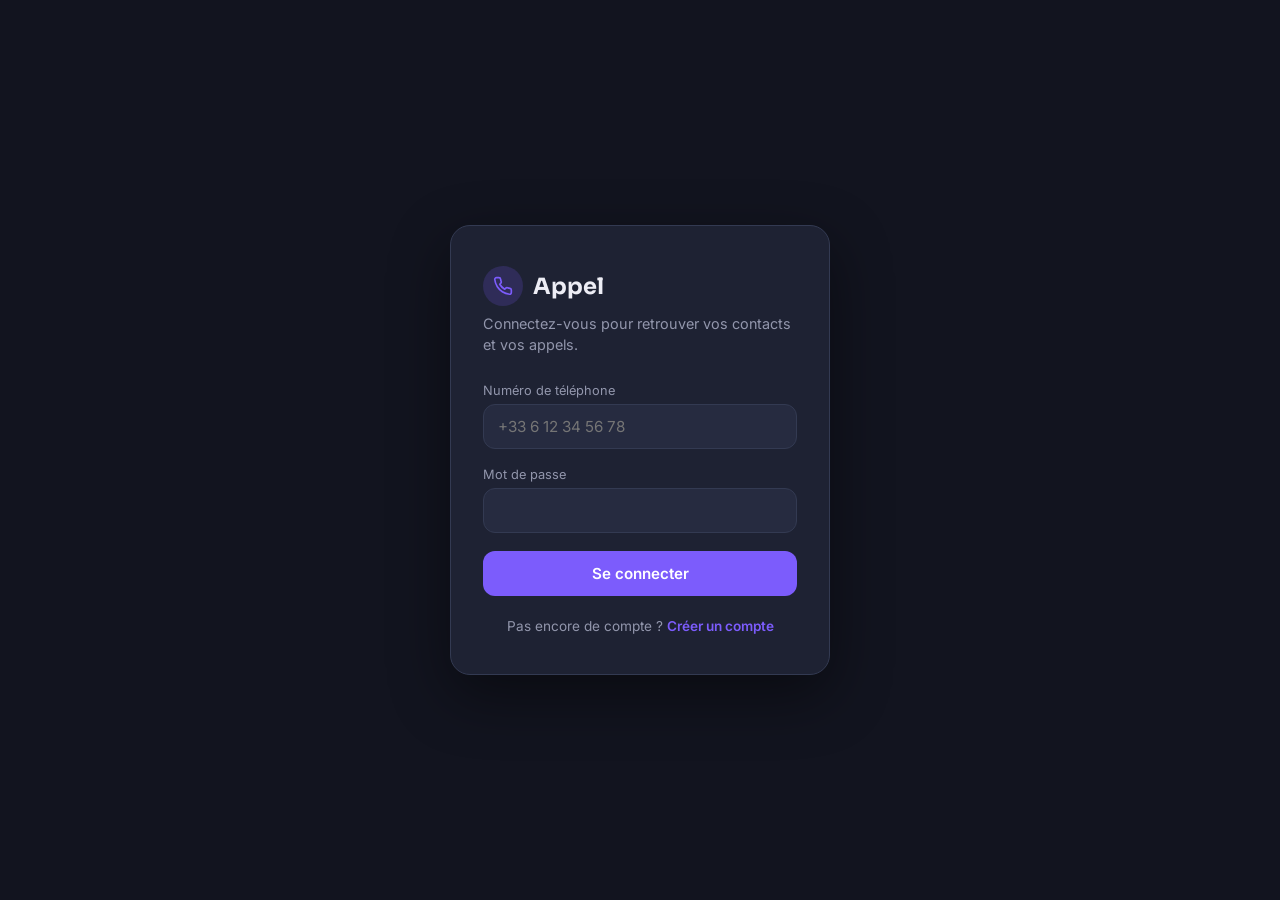
<file: pages/contacts.html>
<!DOCTYPE html>
<html lang="fr">
<head>
  <meta charset="UTF-8">
  <meta name="viewport" content="width=device-width, initial-scale=1.0">
  <title>Contacts — Appel</title>
  <link rel="preconnect" href="https://fonts.googleapis.com">
  <link href="https://fonts.googleapis.com/css2?family=Sora:wght@700&family=Inter:wght@400;500;600&display=swap" rel="stylesheet">
  <link rel="stylesheet" href="../css/style.css">
</head>
<body class="app-body">
  <div class="app-shell">

    <header class="app-header">
      <span class="app-header-title">Contacts</span>
      <nav class="app-header-actions">
        <a href="dial.html" class="icon-btn" aria-label="Composer" title="Composer">
          <svg viewBox="0 0 24 24" fill="none" stroke="currentColor" stroke-width="2" stroke-linecap="round" stroke-linejoin="round">
            <circle cx="12" cy="12" r="1"/><circle cx="19" cy="12" r="1"/><circle cx="5" cy="12" r="1"/>
          </svg>
        </a>
        <a href="history.html" class="icon-btn" aria-label="Historique" title="Historique">
          <svg viewBox="0 0 24 24" fill="none" stroke="currentColor" stroke-width="2" stroke-linecap="round" stroke-linejoin="round">
            <circle cx="12" cy="12" r="9"/><polyline points="12 7 12 12 16 14"/>
          </svg>
        </a>
        <button id="btn-logout" class="icon-btn" aria-label="Se déconnecter" title="Se déconnecter">
          <svg viewBox="0 0 24 24" fill="none" stroke="currentColor" stroke-width="2" stroke-linecap="round" stroke-linejoin="round">
            <path d="M9 21H5a2 2 0 0 1-2-2V5a2 2 0 0 1 2-2h4"/>
            <polyline points="16 17 21 12 16 7"/>
            <line x1="21" y1="12" x2="9" y2="12"/>
          </svg>
        </button>
      </nav>
    </header>

    <div class="search-bar">
      <input type="search" id="contact-search" placeholder="Rechercher un contact">
    </div>

    <!-- Affiché uniquement si l'appel à l'API échoue -->
    <div id="contacts-error" class="form-error" role="alert"></div>

    <!-- Affiché uniquement si la liste est vide -->
    <p id="contacts-empty" class="empty-state" hidden>Aucun contact pour l'instant.</p>

    <!-- Rempli dynamiquement par contacts.js -->
    <ul id="contacts-list" class="contact-list"></ul>

  </div>

  <script src="https://js.pusher.com/8.4/pusher.min.js"></script>
  <script src="../js/push.js"></script>
  <script src="../js/incoming-call-listener.js"></script>
  <script src="../js/auth.js"></script>
  <script src="../js/contacts.js"></script>
  <script>
    document.addEventListener("DOMContentLoaded", () => {
      const btn = document.getElementById("btn-logout");
      if (btn) btn.addEventListener("click", () => logout());
    });
  </script>
</body>
</html>
</file>
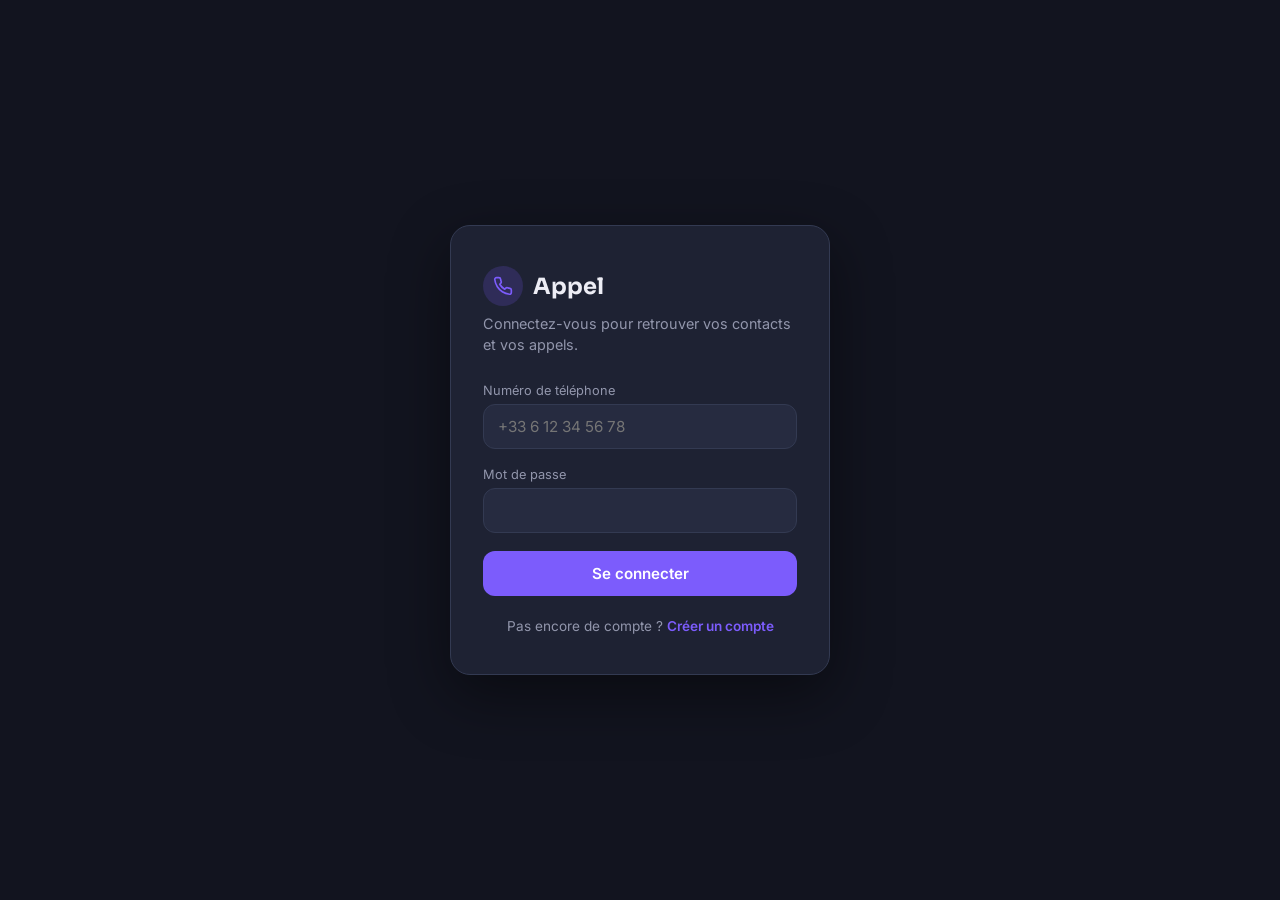
<file: pages/login.html>
<!DOCTYPE html>
<html lang="fr">
<head>
  <meta charset="UTF-8">
  <meta name="viewport" content="width=device-width, initial-scale=1.0">
  <title>Connexion — Appel</title>
  <link rel="preconnect" href="https://fonts.googleapis.com">
  <link href="https://fonts.googleapis.com/css2?family=Sora:wght@700&family=Inter:wght@400;500;600&display=swap" rel="stylesheet">
  <link rel="stylesheet" href="../css/style.css">
</head>
<body>
  <main class="login-page">

    <!-- Effet visuel de fond : anneaux qui pulsent, comme un appel entrant -->
    <div class="ripple-bg" aria-hidden="true">
      <span></span><span></span><span></span>
    </div>

    <div class="auth-card">
      <div class="auth-logo">
        <div class="auth-logo-mark">
          <svg viewBox="0 0 24 24" fill="none" stroke="currentColor" stroke-width="2" stroke-linecap="round" stroke-linejoin="round">
            <path d="M22 16.92v3a2 2 0 0 1-2.18 2 19.79 19.79 0 0 1-8.63-3.07 19.5 19.5 0 0 1-6-6 19.79 19.79 0 0 1-3.07-8.67A2 2 0 0 1 4.11 2h3a2 2 0 0 1 2 1.72c.127.96.361 1.903.7 2.81a2 2 0 0 1-.45 2.11L8.09 9.91a16 16 0 0 0 6 6l1.27-1.27a2 2 0 0 1 2.11-.45c.907.339 1.85.573 2.81.7A2 2 0 0 1 22 16.92z"/>
          </svg>
        </div>
        <span class="auth-title">Appel</span>
      </div>

      <p class="auth-subtitle">Connectez-vous pour retrouver vos contacts et vos appels.</p>

      <!-- Zone affichée uniquement en cas d'erreur (gérée par auth.js) -->
      <div id="form-error" class="form-error" role="alert"></div>

      <form id="login-form" novalidate>
        <div class="field">
          <label for="phone_number">Numéro de téléphone</label>
          <input type="tel" id="phone_number" name="phone_number" autocomplete="tel" placeholder="+33 6 12 34 56 78" pattern="[\+]?[0-9\s\-]{7,30}" required>
        </div>
        <div class="field">
          <label for="password">Mot de passe</label>
          <input type="password" id="password" name="password" autocomplete="current-password" required>
        </div>
        <button type="submit" class="btn-primary">Se connecter</button>
      </form>

      <p class="auth-footer">Pas encore de compte ? <a href="register.html">Créer un compte</a></p>
    </div>

  </main>

  <script src="../js/auth.js"></script>
</body>
</html>
</file>
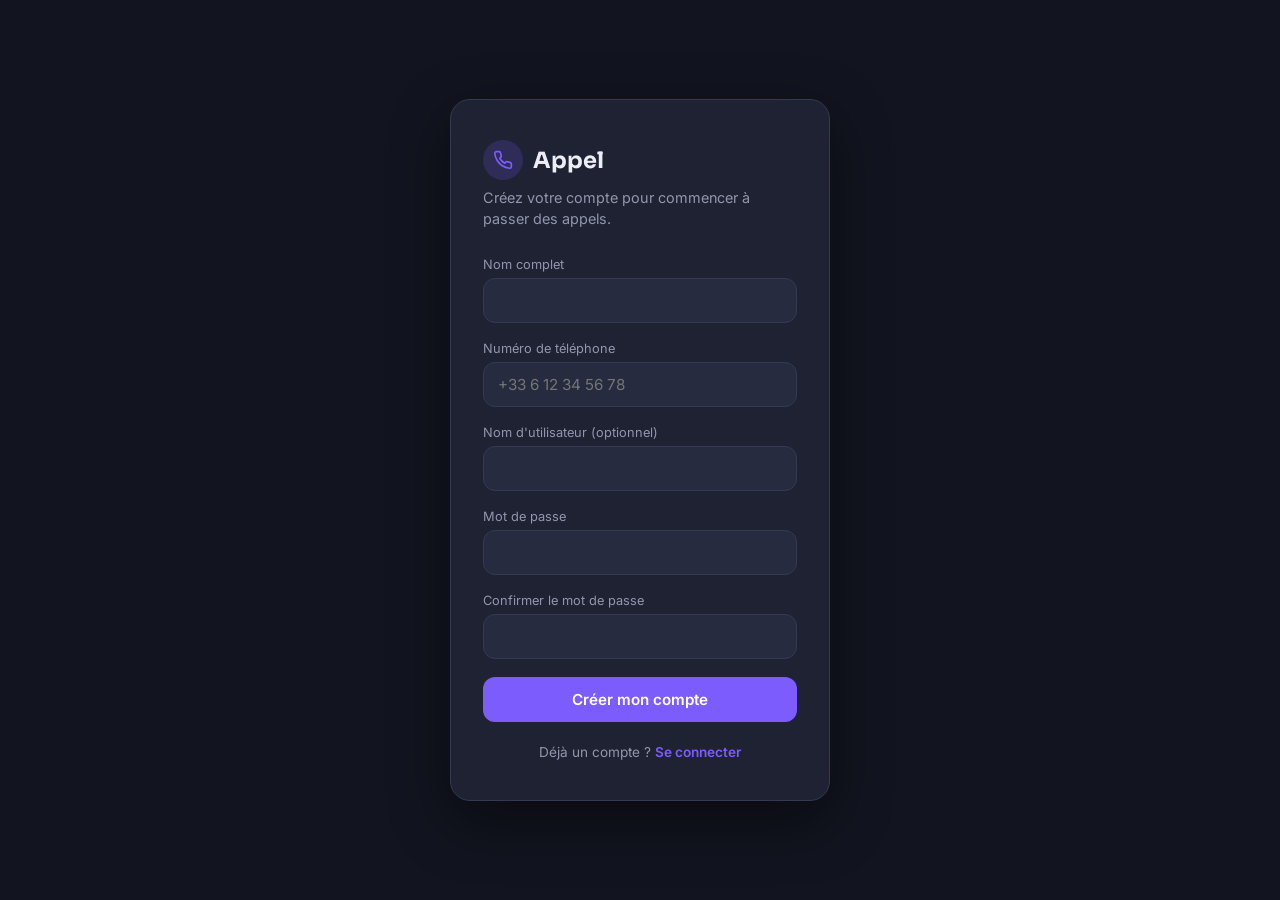
<file: pages/register.html>
<!DOCTYPE html>
<html lang="fr">
<head>
  <meta charset="UTF-8">
  <meta name="viewport" content="width=device-width, initial-scale=1.0">
  <title>Créer un compte — Appel</title>
  <link rel="preconnect" href="https://fonts.googleapis.com">
  <link href="https://fonts.googleapis.com/css2?family=Sora:wght@700&family=Inter:wght@400;500;600&display=swap" rel="stylesheet">
  <link rel="stylesheet" href="../css/style.css">
</head>
<body>
  <main class="login-page">

    <div class="ripple-bg" aria-hidden="true">
      <span></span><span></span><span></span>
    </div>

    <div class="auth-card">
      <div class="auth-logo">
        <div class="auth-logo-mark">
          <svg viewBox="0 0 24 24" fill="none" stroke="currentColor" stroke-width="2" stroke-linecap="round" stroke-linejoin="round">
            <path d="M22 16.92v3a2 2 0 0 1-2.18 2 19.79 19.79 0 0 1-8.63-3.07 19.5 19.5 0 0 1-6-6 19.79 19.79 0 0 1-3.07-8.67A2 2 0 0 1 4.11 2h3a2 2 0 0 1 2 1.72c.127.96.361 1.903.7 2.81a2 2 0 0 1-.45 2.11L8.09 9.91a16 16 0 0 0 6 6l1.27-1.27a2 2 0 0 1 2.11-.45c.907.339 1.85.573 2.81.7A2 2 0 0 1 22 16.92z"/>
          </svg>
        </div>
        <span class="auth-title">Appel</span>
      </div>

      <p class="auth-subtitle">Créez votre compte pour commencer à passer des appels.</p>

      <div id="form-error" class="form-error" role="alert"></div>

      <form id="register-form" novalidate>
        <div class="field">
          <label for="name">Nom complet</label>
          <input type="text" id="name" name="name" autocomplete="name" required>
        </div>
        <div class="field">
          <label for="phone_number">Numéro de téléphone</label>
          <input type="tel" id="phone_number" name="phone_number" autocomplete="tel" placeholder="+33 6 12 34 56 78" pattern="[\+]?[0-9\s\-]{7,30}" required>
        </div>
        <div class="field">
          <label for="username">Nom d'utilisateur (optionnel)</label>
          <input type="text" id="username" name="username" autocomplete="username">
        </div>
        <div class="field">
          <label for="password">Mot de passe</label>
          <input type="password" id="password" name="password" autocomplete="new-password" required>
        </div>
        <div class="field">
          <label for="password-confirm">Confirmer le mot de passe</label>
          <input type="password" id="password-confirm" name="password-confirm" autocomplete="new-password" required>
        </div>
        <button type="submit" class="btn-primary">Créer mon compte</button>
      </form>

      <p class="auth-footer">Déjà un compte ? <a href="login.html">Se connecter</a></p>
    </div>

  </main>

  <script src="../js/auth.js"></script>
</body>
</html>
</file>
<file: css/style.css>
/* =========================================================
   Design tokens — cohérents sur toutes les pages du projet
   ========================================================= */
:root {
  --color-bg: #12141F;
  --color-surface: #1E2233;
  --color-surface-alt: #262B40;
  --color-border: #333A52;
  --color-text: #EDEDF5;
  --color-text-muted: #9296AC;
  --color-accent: #7C5CFC;
  --color-accent-hover: #6B4CF0;
  --color-accent-soft: rgba(124, 92, 252, 0.18);
  --color-danger: #FF6B6B;
  --font-display: 'Sora', sans-serif;
  --font-body: 'Inter', sans-serif;
  --radius-md: 12px;
  --radius-lg: 20px;
  --shadow-card: 0 20px 60px rgba(0, 0, 0, 0.45);
}

* { box-sizing: border-box; margin: 0; padding: 0; }

body {
  font-family: var(--font-body);
  background: var(--color-bg);
  color: var(--color-text);
  -webkit-font-smoothing: antialiased;
}

/* =========================================================
   Page de connexion / inscription
   ========================================================= */
.login-page {
  min-height: 100vh;
  display: flex;
  align-items: center;
  justify-content: center;
  position: relative;
  overflow: hidden;
  padding: 24px;
}

/* Signature visuelle : ripple évoquant un appel entrant */
.ripple-bg {
  position: absolute;
  inset: 0;
  display: flex;
  align-items: center;
  justify-content: center;
  pointer-events: none;
}
.ripple-bg span {
  position: absolute;
  width: 220px;
  height: 220px;
  border-radius: 50%;
  border: 1px solid var(--color-accent);
  opacity: 0;
  animation: pulse-ring 3.5s ease-out infinite;
}
.ripple-bg span:nth-child(2) { animation-delay: 1.1s; }
.ripple-bg span:nth-child(3) { animation-delay: 2.2s; }

@keyframes pulse-ring {
  0%   { transform: scale(0.8); opacity: 0.5; }
  100% { transform: scale(2.2); opacity: 0; }
}

@media (prefers-reduced-motion: reduce) {
  .ripple-bg span { animation: none; opacity: 0.08; }
}

.auth-card {
  position: relative;
  z-index: 1;
  width: 100%;
  max-width: 380px;
  background: var(--color-surface);
  border: 1px solid var(--color-border);
  border-radius: var(--radius-lg);
  padding: 40px 32px;
  box-shadow: var(--shadow-card);
}

.auth-logo {
  display: flex;
  align-items: center;
  gap: 10px;
  margin-bottom: 8px;
}
.auth-logo-mark {
  width: 40px;
  height: 40px;
  border-radius: 50%;
  background: var(--color-accent-soft);
  display: flex;
  align-items: center;
  justify-content: center;
}
.auth-logo-mark svg { width: 20px; height: 20px; stroke: var(--color-accent); }

.auth-title {
  font-family: var(--font-display);
  font-size: 1.4rem;
  font-weight: 700;
}

.auth-subtitle {
  color: var(--color-text-muted);
  font-size: 0.9rem;
  margin-bottom: 28px;
  line-height: 1.4;
}

.field { margin-bottom: 18px; }
.field label {
  display: block;
  font-size: 0.8rem;
  color: var(--color-text-muted);
  margin-bottom: 6px;
}
.field input {
  width: 100%;
  padding: 12px 14px;
  background: var(--color-surface-alt);
  border: 1px solid var(--color-border);
  border-radius: var(--radius-md);
  color: var(--color-text);
  font-family: var(--font-body);
  font-size: 0.95rem;
  transition: border-color 0.15s ease;
}
.field input:focus { outline: none; border-color: var(--color-accent); }
.field input:focus-visible { outline: 2px solid var(--color-accent); outline-offset: 2px; }

.btn-primary {
  width: 100%;
  padding: 13px;
  background: var(--color-accent);
  border: none;
  border-radius: var(--radius-md);
  color: #fff;
  font-family: var(--font-body);
  font-weight: 600;
  font-size: 0.95rem;
  cursor: pointer;
  transition: transform 0.1s ease, background 0.15s ease;
}
.btn-primary:hover { background: var(--color-accent-hover); }
.btn-primary:active { transform: scale(0.98); }
.btn-primary:focus-visible { outline: 2px solid #fff; outline-offset: 2px; }

.auth-footer {
  margin-top: 22px;
  text-align: center;
  font-size: 0.85rem;
  color: var(--color-text-muted);
}
.auth-footer a { color: var(--color-accent); text-decoration: none; font-weight: 600; }
.auth-footer a:hover { text-decoration: underline; }

.form-error {
  display: none;
  background: rgba(255, 107, 107, 0.12);
  border: 1px solid rgba(255, 107, 107, 0.4);
  color: var(--color-danger);
  font-size: 0.85rem;
  padding: 10px 12px;
  border-radius: var(--radius-md);
  margin-bottom: 18px;
}
.form-error.visible { display: block; }

@media (max-width: 420px) {
  .auth-card { padding: 32px 22px; }
}

/* =========================================================
   Coquille d'application (contacts, historique, composition...)
   ========================================================= */
:root {
  --color-online: #34D399;
}

.app-body { background: var(--color-bg); }

.app-shell {
  max-width: 480px;
  margin: 0 auto;
  padding: 24px 20px 40px;
  min-height: 100vh;
}

.app-header {
  display: flex;
  align-items: center;
  justify-content: space-between;
  margin-bottom: 20px;
}

.app-header-title {
  font-family: var(--font-display);
  font-size: 1.3rem;
  font-weight: 700;
}

.app-header-actions {
  display: flex;
  gap: 8px;
}

.icon-btn {
  width: 38px;
  height: 38px;
  border-radius: 50%;
  background: var(--color-surface);
  border: 1px solid var(--color-border);
  display: flex;
  align-items: center;
  justify-content: center;
  color: var(--color-text-muted);
  text-decoration: none;
  cursor: pointer;
  transition: background 0.15s ease, color 0.15s ease, border-color 0.15s ease;
}
.icon-btn svg { width: 18px; height: 18px; }
.icon-btn:hover {
  background: var(--color-accent-soft);
  border-color: var(--color-accent);
  color: var(--color-accent);
}
.icon-btn:focus-visible { outline: 2px solid var(--color-accent); outline-offset: 2px; }

.search-bar { margin-bottom: 18px; }
.search-bar input {
  width: 100%;
  padding: 12px 14px;
  background: var(--color-surface);
  border: 1px solid var(--color-border);
  border-radius: var(--radius-md);
  color: var(--color-text);
  font-family: var(--font-body);
  font-size: 0.9rem;
}
.search-bar input:focus { outline: none; border-color: var(--color-accent); }
.search-bar input::placeholder { color: var(--color-text-muted); }

.empty-state {
  text-align: center;
  color: var(--color-text-muted);
  font-size: 0.9rem;
  padding: 40px 0;
}

.contact-list { list-style: none; display: flex; flex-direction: column; gap: 6px; }

.contact-item {
  display: flex;
  align-items: center;
  gap: 14px;
  padding: 12px;
  border-radius: var(--radius-md);
  transition: background 0.15s ease;
}
.contact-item:hover { background: var(--color-surface); }

.contact-avatar {
  width: 42px;
  height: 42px;
  border-radius: 50%;
  background: var(--color-accent-soft);
  color: var(--color-accent);
  font-family: var(--font-display);
  font-weight: 700;
  display: flex;
  align-items: center;
  justify-content: center;
  flex-shrink: 0;
}

.contact-info {
  display: flex;
  flex-direction: column;
  gap: 3px;
  flex: 1;
  min-width: 0;
}
.contact-name {
  font-weight: 600;
  font-size: 0.95rem;
  white-space: nowrap;
  overflow: hidden;
  text-overflow: ellipsis;
}
.contact-status {
  display: flex;
  align-items: center;
  gap: 6px;
  font-size: 0.8rem;
  color: var(--color-text-muted);
}
.status-dot {
  width: 7px;
  height: 7px;
  border-radius: 50%;
  background: var(--color-text-muted);
}
.status-dot.online { background: var(--color-online); }
</file>
